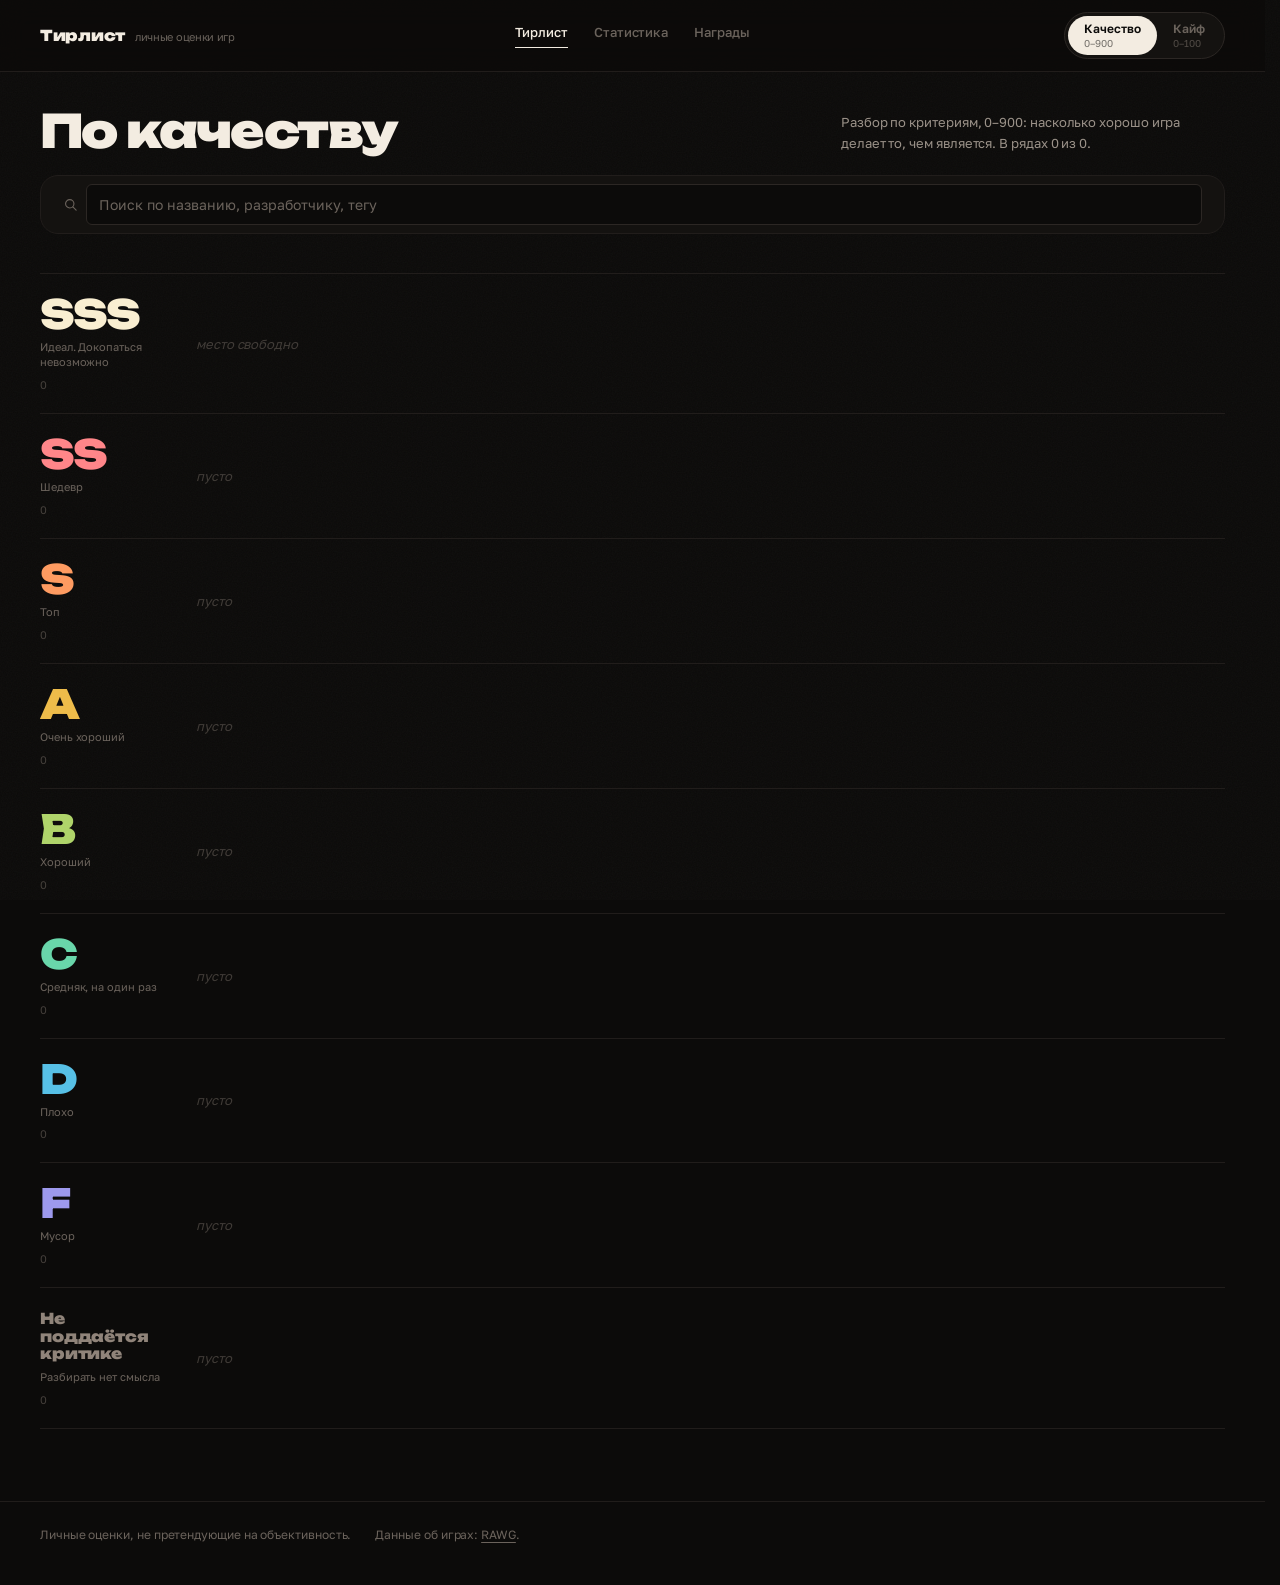
<file: index.html>
<!doctype html>
<html lang="ru">
<head>
  <meta charset="utf-8">
  <meta name="viewport" content="width=device-width, initial-scale=1">
  <meta name="description" content="Личные оценки игр: тирлист, разбор по критериям и награды.">
  <title>Тирлист игр</title>
  <link rel="icon" href="favicon.svg">
  <link rel="preconnect" href="https://fonts.googleapis.com">
  <link rel="preconnect" href="https://fonts.gstatic.com" crossorigin>
  <link rel="stylesheet" href="https://fonts.googleapis.com/css2?family=Golos+Text:wght@400;500;600;700&family=Unbounded:wght@300;600;900&display=swap">
  <link rel="stylesheet" href="css/style.css">
</head>
<body>
  <header class="topbar"></header>

  <main class="page">
    <div class="page-head">
      <h1 class="page-title" id="title">Тирлист</h1>
      <p class="page-sub" id="intro"></p>
    </div>

    <div class="toolbar" id="toolbar"></div>
    <div class="active" id="active"></div>

    <div class="grid" id="grid"></div>
  </main>

  <footer class="footer"></footer>
  <script type="module" src="js/pages/home.js"></script>
</body>
</html>
</file>
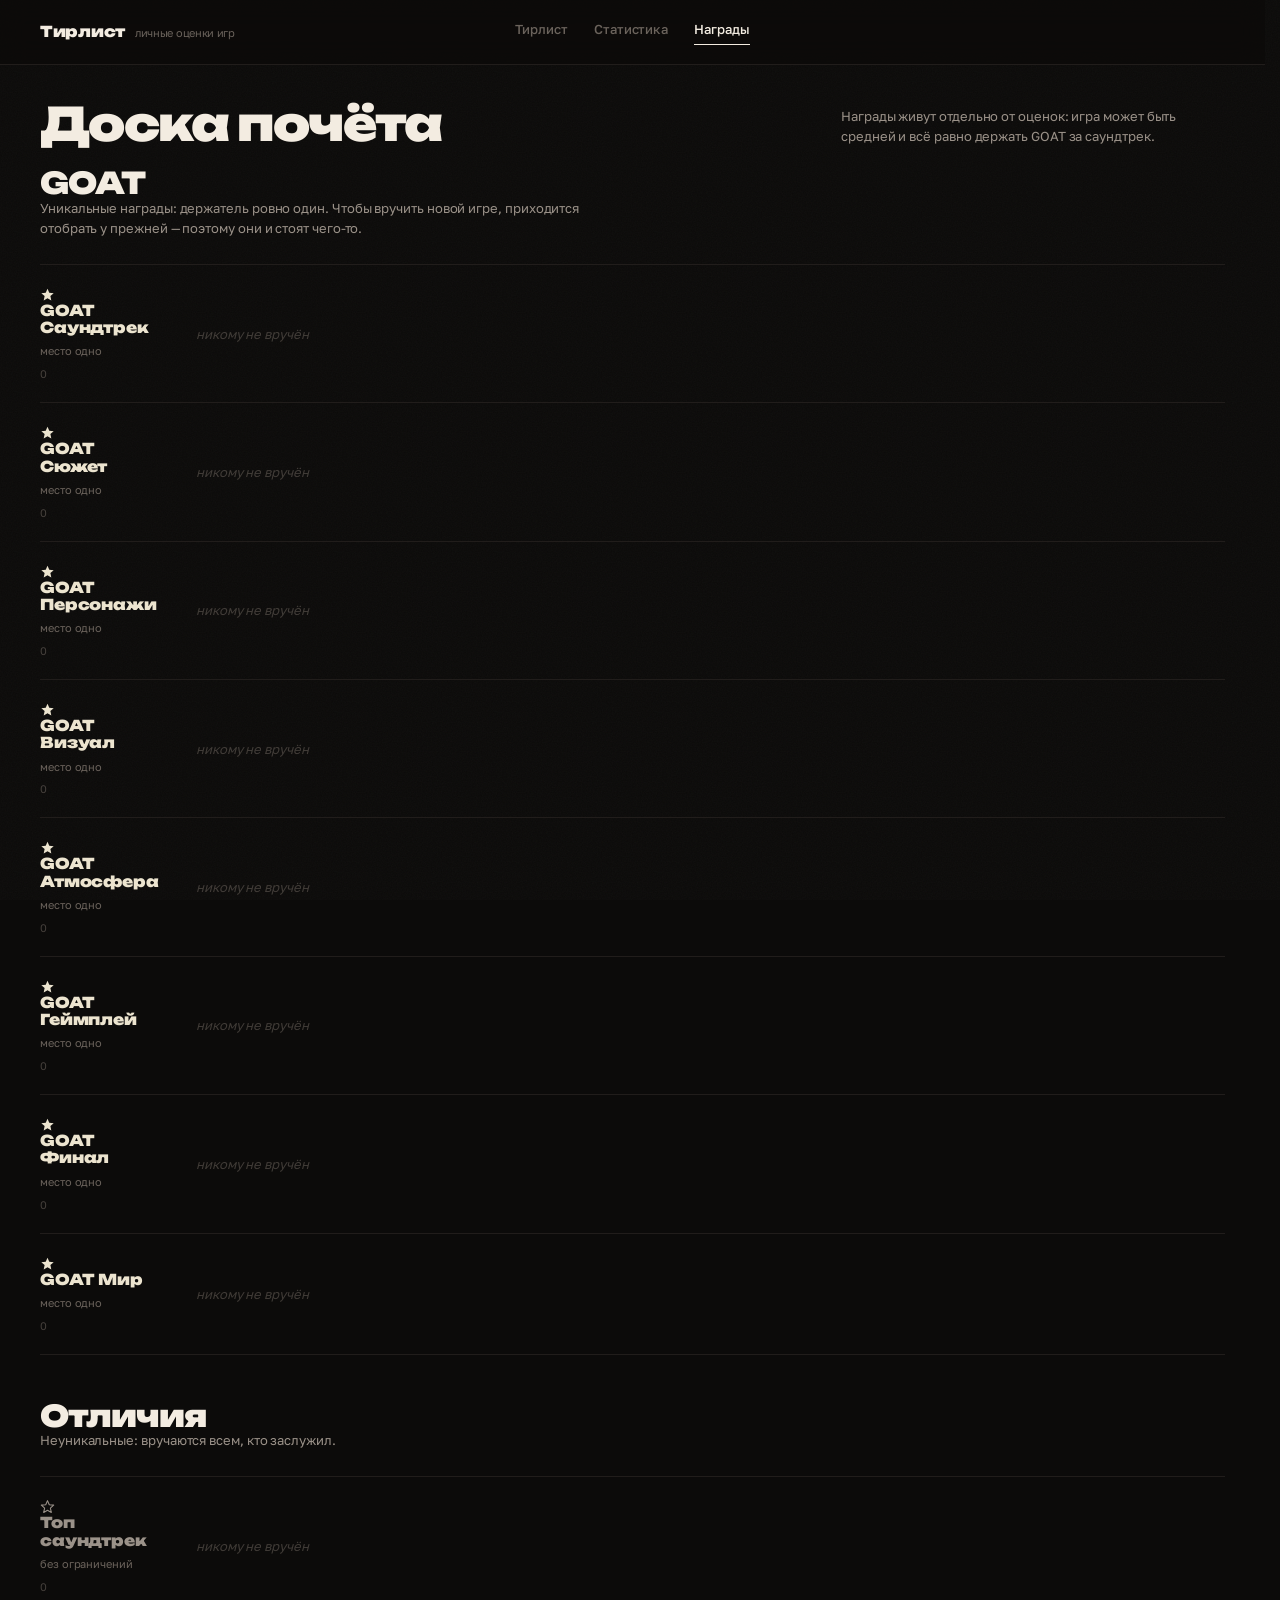
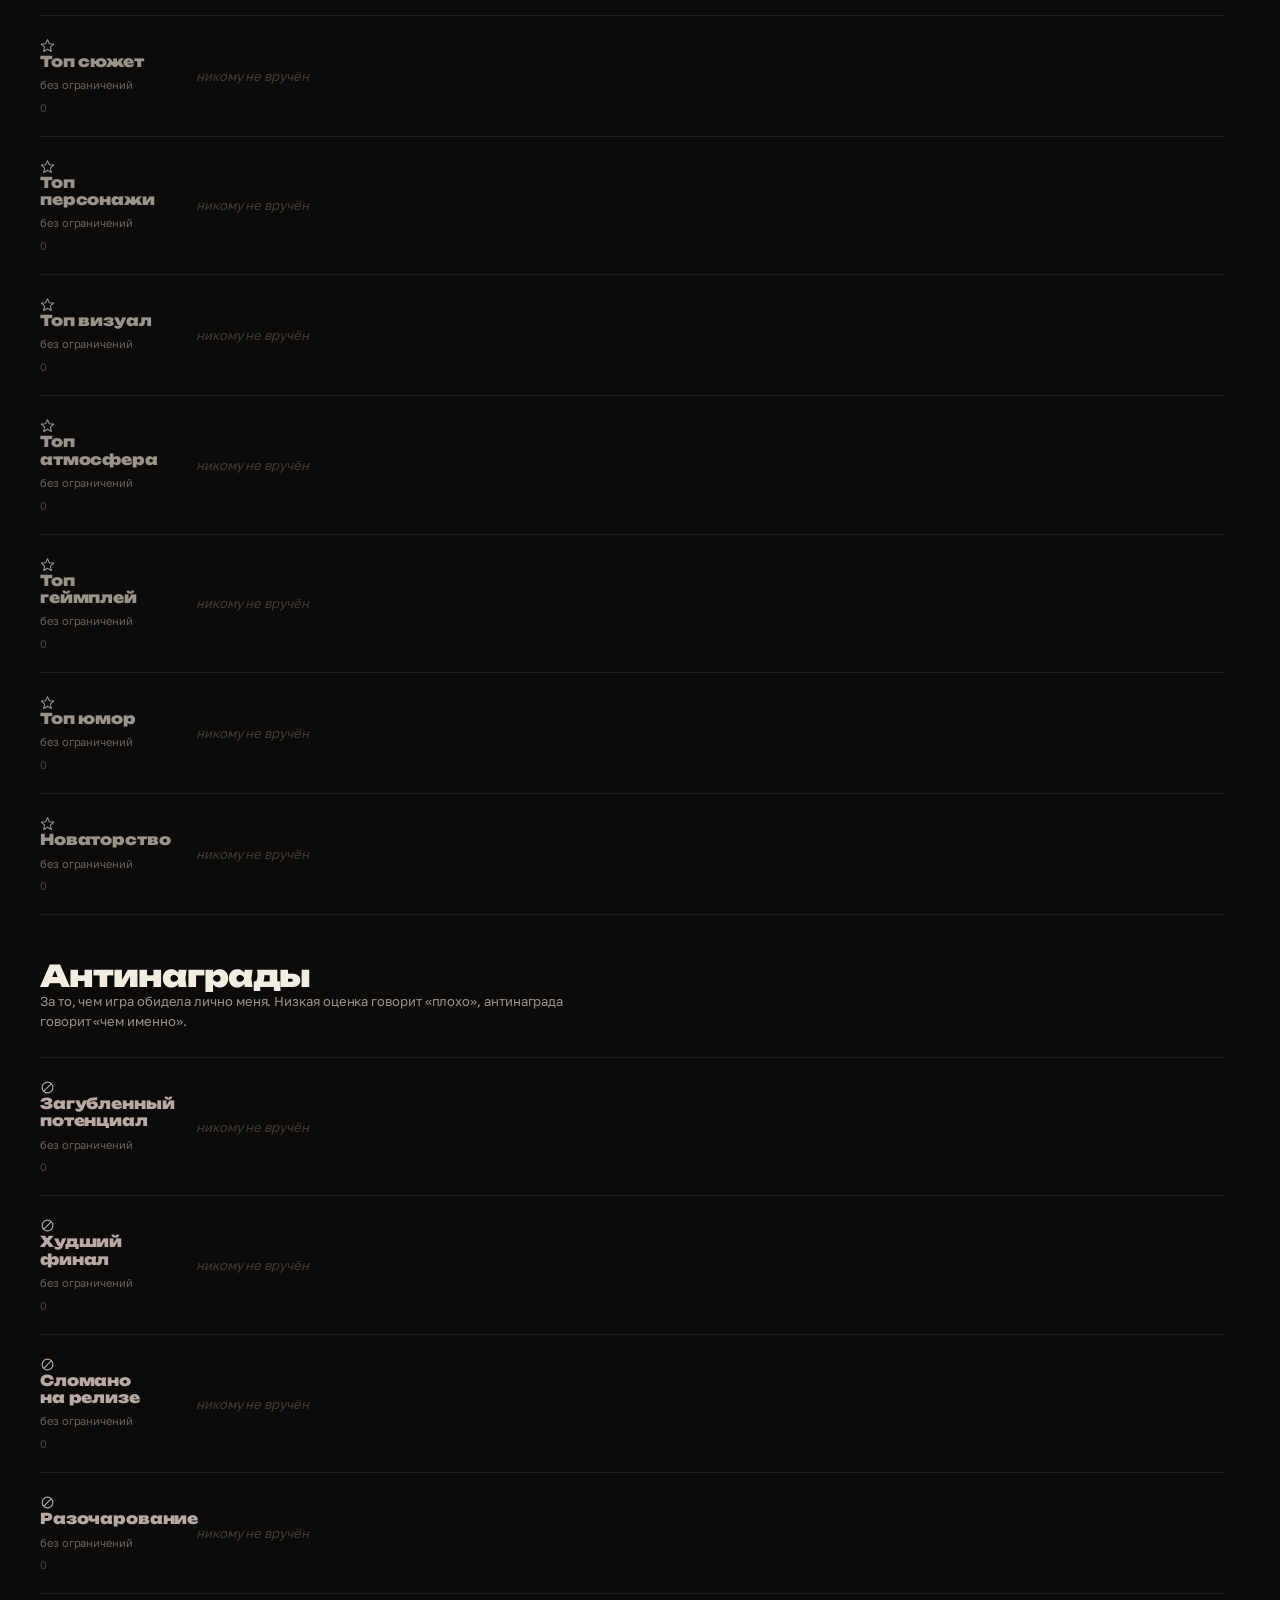
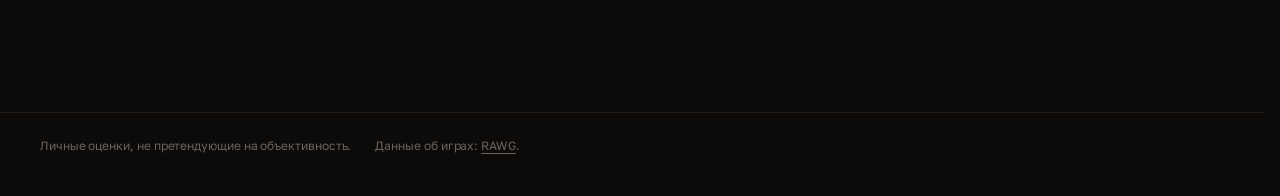
<file: awards/index.html>
<!doctype html>
<html lang="ru">
<head>
  <meta charset="utf-8">
  <meta name="viewport" content="width=device-width, initial-scale=1">
  <meta name="description" content="Личные оценки игр: тирлист, разбор по критериям и награды.">
  <title>Награды</title>
  <link rel="icon" href="../favicon.svg">
  <link rel="preconnect" href="https://fonts.googleapis.com">
  <link rel="preconnect" href="https://fonts.gstatic.com" crossorigin>
  <link rel="stylesheet" href="https://fonts.googleapis.com/css2?family=Golos+Text:wght@400;500;600;700&family=Unbounded:wght@300;600;900&display=swap">
  <link rel="stylesheet" href="../css/style.css">
</head>
<body>
  <header class="topbar"></header>

  <main class="page">
    <div class="page-head">
      <h1 class="page-title">Доска почёта</h1>
      <p class="page-sub">Награды живут отдельно от оценок: игра может быть средней и всё равно держать GOAT за саундтрек.</p>
    </div>
    <div id="root"></div>
  </main>

  <footer class="footer"></footer>
  <script type="module" src="../js/pages/awards.js"></script>
</body>
</html>
</file>
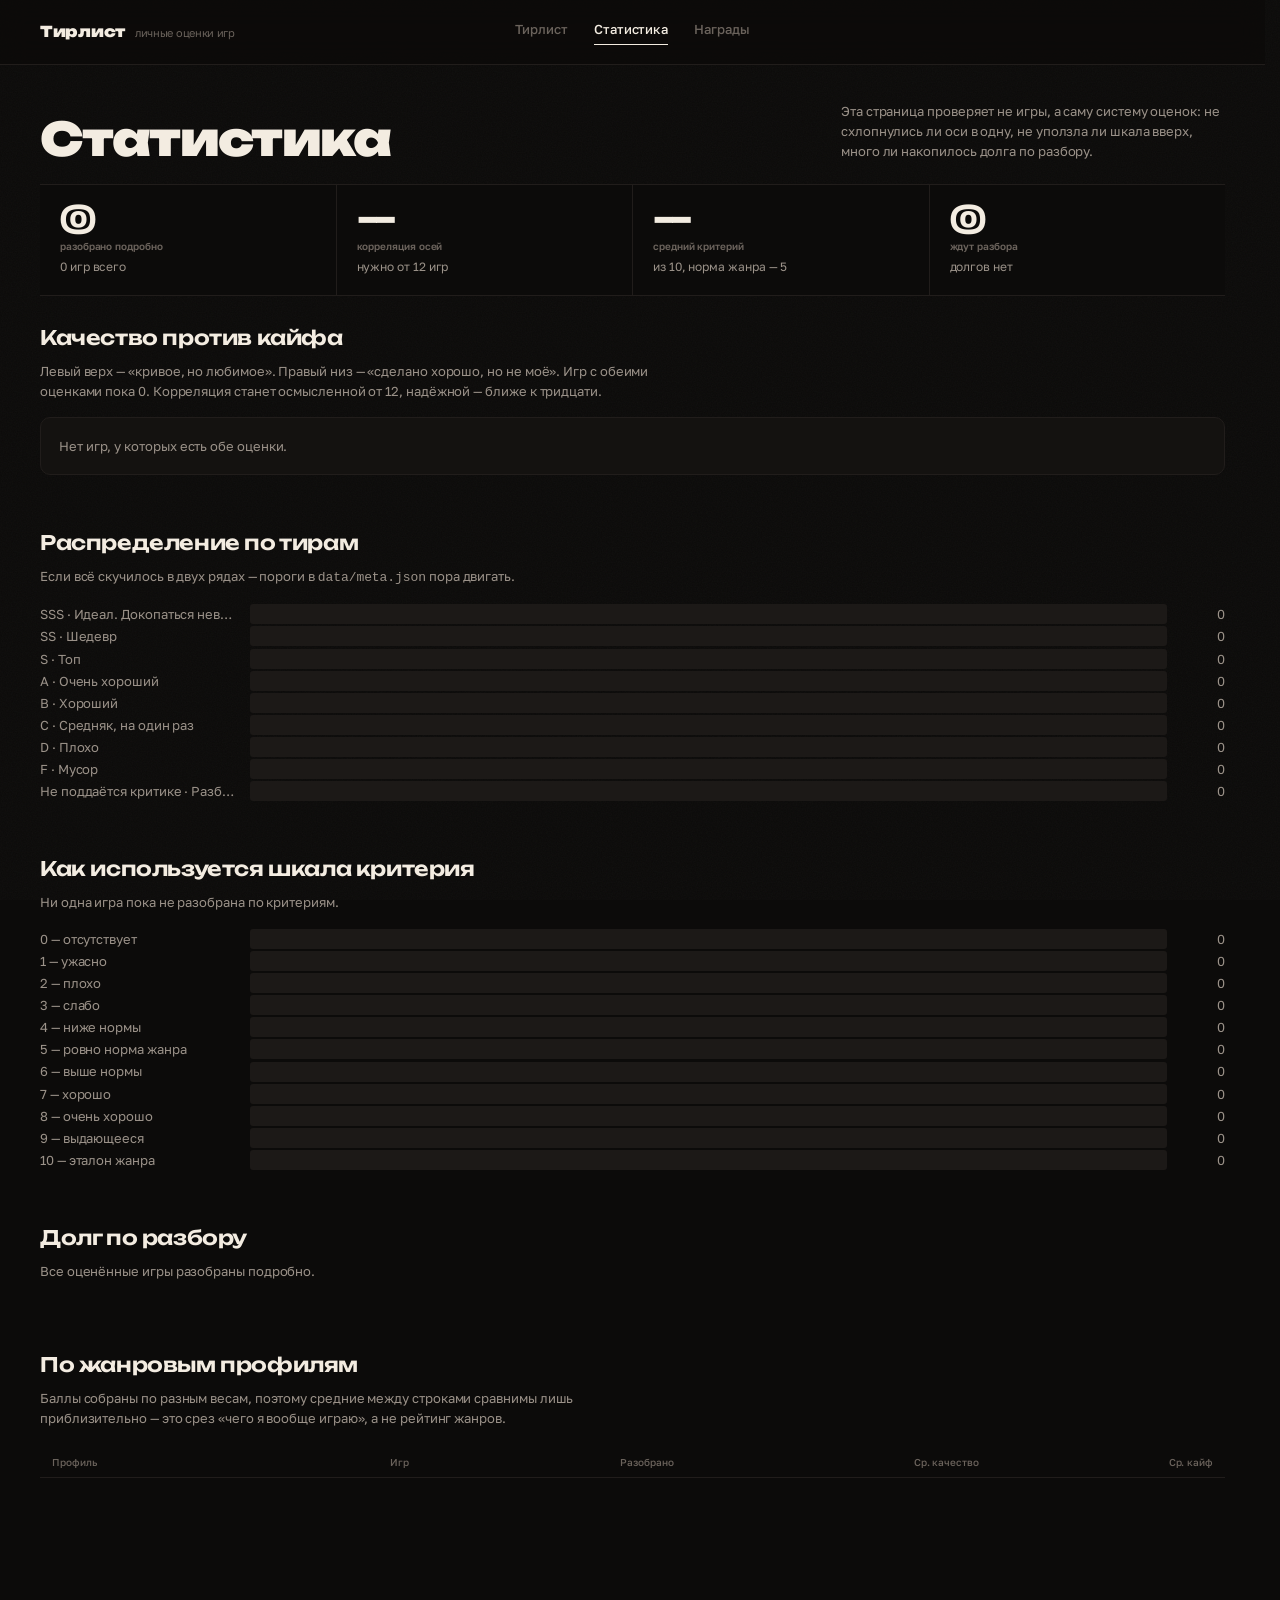
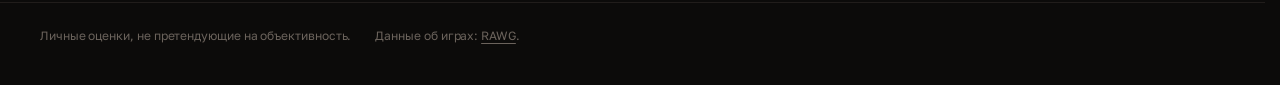
<file: stats/index.html>
<!doctype html>
<html lang="ru">
<head>
  <meta charset="utf-8">
  <meta name="viewport" content="width=device-width, initial-scale=1">
  <meta name="description" content="Личные оценки игр: тирлист, разбор по критериям и награды.">
  <title>Статистика</title>
  <link rel="icon" href="../favicon.svg">
  <link rel="preconnect" href="https://fonts.googleapis.com">
  <link rel="preconnect" href="https://fonts.gstatic.com" crossorigin>
  <link rel="stylesheet" href="https://fonts.googleapis.com/css2?family=Golos+Text:wght@400;500;600;700&family=Unbounded:wght@300;600;900&display=swap">
  <link rel="stylesheet" href="../css/style.css">
</head>
<body>
  <header class="topbar"></header>

  <main class="page">
    <div class="page-head">
      <h1 class="page-title">Статистика</h1>
      <p class="page-sub">Эта страница проверяет не игры, а саму систему оценок: не схлопнулись ли оси в одну, не уползла ли шкала вверх, много ли накопилось долга по разбору.</p>
    </div>
    <div id="root"></div>
  </main>

  <footer class="footer"></footer>
  <script type="module" src="../js/pages/stats.js"></script>
</body>
</html>
</file>
<file: css/style.css>
/* Hallmark · v2.0.0 · polish · theme: custom (editorial dark, own system) · genre: editorial · built: the project · redesign: polish */
/* Hallmark · pre-emit critique: P4 H3 E4 S3 R4 V3 · weakest: S, tiles of mixed cover ratios; fixed by cropping every cover to a fixed 2:3 box */
/* Hallmark · waive 24b · the spacing is tuned by eye across a dense tool UI; a 4px grid would loosen the filters */
/* Hallmark · dismissed F15 · the 940px width is the reading column of game.html and admin.html, the 1280px one is the grid */
/* Hallmark · answered F7 · form inputs share one recipe on purpose, they are one control family */
/* ===========================================================================
   Тёмная редакционная полка.

   Одно правило держит всю систему: ЦВЕТ ПРИНАДЛЕЖИТ ТОЛЬКО ТИРАМ.
   Интерфейс монохромный — графит и бумага. Поэтому девять цветных рядов
   читаются как шкала, а не как новогодняя гирлянда, и ничто с ними не спорит.
   =========================================================================== */

/* Шрифты подключены <link>-ом в <head> каждой страницы: @import здесь
   выстроил бы цепочку блокирующих загрузок CSS → шрифты. */

:root {
  /* графит */
  --ink:        #0c0b0a;
  --ink-2:      #141210;
  --ink-3:      #1c1917;
  --ink-4:      #262220;
  --line:       #2c2724;
  --line-soft:  #211d1b;

  /* бумага */
  --paper:      #f3ece1;
  --paper-dim:  #9b9289;
  --paper-faint:#6b635c;

  --quick:      #a9c8f0;
  --warn:       #d9a441;
  --ok:         #8fcf84;
  --err:        #ef8f8f;
  --gold:       #ece4cf;
  --gold-line:  #6d6245;
  --paper-soft: #e3dcd2;
  --paper-bright:#fffaf0;
  --shade:      rgba(0,0,0,.55);
  --shade-strong:rgba(0,0,0,.8);

  --display: "Unbounded", "Golos Text", sans-serif;
  --body: "Golos Text", "Segoe UI", sans-serif;

  --tile: 112px;
  --gap: 10px;
  --radius: 4px;
  --page: 1280px;

  --ease: cubic-bezier(.2, .7, .3, 1);
}

* { box-sizing: border-box; }

html { -webkit-text-size-adjust: 100%; overflow-x: clip; scrollbar-gutter: stable; }

body {
  margin: 0;
  overflow-x: clip;
  background: var(--ink);
  color: var(--paper);
  font: 400 15px/1.55 var(--body);
  font-feature-settings: "ss01", "cv01";
  letter-spacing: -0.005em;
}

/* Зерно поверх фона: плоская заливка выглядит пластмассово. */
body::before {
  content: "";
  position: fixed;
  inset: 0;
  z-index: 0;
  pointer-events: none;
  opacity: .035;
  background-image: url("data:image/svg+xml,%3Csvg xmlns='http://www.w3.org/2000/svg' width='160' height='160'%3E%3Cfilter id='n'%3E%3CfeTurbulence type='fractalNoise' baseFrequency='.8' numOctaves='3'/%3E%3C/filter%3E%3Crect width='160' height='160' filter='url(%23n)'/%3E%3C/svg%3E");
}

body > * { position: relative; z-index: 1; }

a { color: inherit; text-decoration: none; }

::selection { background: var(--paper); color: var(--ink); }

:focus-visible { outline: 2px solid var(--paper); outline-offset: 2px; }

.ic { width: 1em; height: 1em; display: block; flex: none; }

/* ---------------------------------------------------------------- шапка --- */

/* Три колонки: бренд, навигация, место под переключатель. Навигация всегда
   в средней колонке, поэтому не уезжает вправо на страницах без переключателя. */
.topbar {
  position: sticky;
  top: 0;
  z-index: 40;
  display: grid;
  grid-template-columns: minmax(0, 1fr) auto minmax(0, 1fr);
  gap: 16px;
  align-items: center;
  padding: 12px clamp(16px, 4vw, 40px);
  border-bottom: 1px solid var(--line-soft);
  background: color-mix(in srgb, var(--ink) 86%, transparent);
  backdrop-filter: blur(14px) saturate(130%);
}

.topbar .brand { justify-self: start; }
.topbar__aside { justify-self: end; display: flex; align-items: center; }

.brand {
  display: flex;
  align-items: baseline;
  gap: 10px;
  font-family: var(--display);
  font-weight: 900;
  font-size: 15px;
  letter-spacing: -0.02em;
}

.brand small {
  font-family: var(--body);
  font-weight: 400;
  font-size: 11px;
  color: var(--paper-faint);
}

.nav { display: flex; gap: 2px; }

.nav__link {
  padding: 7px 12px;
  border-radius: var(--radius);
  color: var(--paper-faint);
  font-size: 13px;
  font-weight: 500;
  transition: color .18s var(--ease), background .18s var(--ease);
}

.nav__link:hover { color: var(--paper); background: var(--ink-3); }
.nav__link--on { color: var(--paper); }
.nav__link--on::after {
  content: "";
  display: block;
  height: 1px;
  margin-top: 5px;
  background: var(--paper);
}

/* сегментный переключатель осей */

.axis {
  display: inline-flex;
  padding: 3px;
  border: 1px solid var(--line);
  border-radius: 999px;
  background: var(--ink-2);
}

.axis__btn {
  display: flex;
  flex-direction: column;
  gap: 0;
  padding: 5px 16px;
  border: 0;
  border-radius: 999px;
  background: transparent;
  color: var(--paper-faint);
  font: inherit;
  font-size: 12px;
  font-weight: 600;
  line-height: 1.3;
  cursor: pointer;
  white-space: nowrap;
  transition: color .18s var(--ease), background .18s var(--ease);
}

.axis__btn small { font-weight: 400; font-size: 10px; opacity: .7; }
.axis__btn:hover { color: var(--paper); }
.axis__btn--on { background: var(--paper); color: var(--ink); }
.axis__btn--on small { opacity: .55; }

/* ---------------------------------------------------------------- страница */

.page {
  max-width: var(--page);
  margin: 0 auto;
  padding: clamp(20px, 3vw, 36px) clamp(16px, 4vw, 40px) 72px;
}

.page--narrow { max-width: 940px; }

.page-head {
  display: flex;
  flex-wrap: wrap;
  align-items: flex-end;
  justify-content: space-between;
  gap: 16px;
  margin-bottom: 22px;
}

.page-title {
  margin: 0;
  font-family: var(--display);
  font-weight: 900;
  font-size: clamp(30px, 5vw, 46px);
  line-height: .98;
  letter-spacing: -0.035em;
}

.page-sub {
  margin: 0;
  max-width: 48ch;
  color: var(--paper-dim);
  font-size: 13px;
}

.note { margin: 0; color: var(--paper-dim); font-size: 13px; }
.note--tiny { font-size: 12px; color: var(--paper-faint); }

/* ------------------------------------------------------------- панель фильтров */

/* Скруглять в пилюлю нельзя: при переносе на вторую строку пилюля
   превращается в бесформенное пятно. 18px держат форму на любой ширине. */
.toolbar {
  display: flex;
  flex-wrap: wrap;
  gap: 8px;
  align-items: center;
  padding: 8px;
  border: 1px solid var(--line-soft);
  border-radius: 18px;
  background: var(--ink-2);
}

.search {
  display: flex;
  align-items: center;
  gap: 8px;
  flex: 1 1 220px;
  min-width: 180px;
  padding: 0 14px;
  color: var(--paper-faint);
}

.search input {
  flex: 1;
  min-width: 0;
  padding: 6px 0;
  border: 0;
  background: transparent;
  color: var(--paper);
  font: inherit;
  font-size: 14px;
}

.search input::placeholder { color: var(--paper-faint); }
.search input:focus { outline: none; }

.facet { position: relative; }

.facet__btn {
  display: inline-flex;
  align-items: center;
  gap: 7px;
  padding: 7px 13px;
  border: 1px solid var(--line);
  border-radius: 999px;
  background: transparent;
  color: var(--paper-dim);
  font: inherit;
  font-size: 13px;
  font-weight: 500;
  cursor: pointer;
  white-space: nowrap;
  transition: border-color .18s var(--ease), color .18s var(--ease);
}

.facet__btn:hover { border-color: var(--paper-faint); color: var(--paper); }
.facet__btn .ic { font-size: 14px; transition: transform .2s var(--ease); }
.facet[open] .facet__btn { border-color: var(--paper); color: var(--paper); }
.facet[open] .facet__btn .ic { transform: rotate(180deg); }

.facet__btn::-webkit-details-marker { display: none; }
.facet__btn { list-style: none; }

.facet__tally {
  min-width: 18px;
  padding: 0 5px;
  border-radius: 999px;
  background: var(--paper);
  color: var(--ink);
  font-size: 11px;
  font-weight: 700;
  text-align: center;
}

.facet__menu {
  position: absolute;
  z-index: 30;
  top: calc(100% + 8px);
  left: 0;
  width: max-content;
  max-width: min(420px, 82vw);
  max-height: 340px;
  overflow: auto;
  display: flex;
  flex-wrap: wrap;
  gap: 6px;
  padding: 12px;
  border: 1px solid var(--line);
  border-radius: 14px;
  background: var(--ink-3);
  box-shadow: 0 22px 50px -18px var(--shade);
  animation: pop .16s var(--ease);
}

@keyframes pop {
  from { opacity: 0; transform: translateY(-6px); }
}

.facet__group { width: 100%; }
.facet__group + .facet__group { margin-top: 10px; padding-top: 10px; border-top: 1px solid var(--line-soft); }

.facet__group-title {
  display: block;
  margin-bottom: 7px;
  color: var(--paper-faint);
  font-size: 10px;
  font-weight: 600;
}

.chip {
  display: inline-flex;
  align-items: center;
  gap: 7px;
  padding: 5px 11px;
  border: 1px solid var(--line);
  border-radius: 999px;
  background: var(--ink-2);
  color: var(--paper-dim);
  font: inherit;
  font-size: 13px;
  cursor: pointer;
  transition: border-color .15s var(--ease), color .15s var(--ease), background .15s var(--ease);
}

.chip:hover { border-color: var(--paper-faint); color: var(--paper); }
.chip--on { background: var(--paper); border-color: var(--paper); color: var(--ink); font-weight: 600; }
.chip__count { font-size: 11px; opacity: .55; font-variant-numeric: tabular-nums; }

.active {
  display: flex;
  flex-wrap: wrap;
  gap: 6px;
  align-items: center;
  margin-top: 12px;
  min-height: 1px;
}

.active__label {
  color: var(--paper-faint);
  font-size: 11px;
}

.pill {
  display: inline-flex;
  align-items: center;
  gap: 6px;
  padding: 4px 6px 4px 11px;
  border-radius: 999px;
  background: var(--paper);
  color: var(--ink);
  font-size: 12px;
  font-weight: 600;
  border: 0;
  font-family: inherit;
  cursor: pointer;
}

.pill .ic { font-size: 13px; opacity: .55; }
.pill:hover .ic { opacity: 1; }

.link-reset {
  border: 0;
  background: none;
  color: var(--paper-faint);
  font: inherit;
  font-size: 12px;
  text-decoration: underline;
  text-underline-offset: 3px;
  cursor: pointer;
}

.link-reset:hover { color: var(--paper); }

/* ------------------------------------------------------------------ тиры --- */

.grid { margin-top: 26px; }

.row {
  --tier: var(--line);
  display: grid;
  grid-template-columns: 124px 1fr;
  gap: clamp(14px, 3vw, 32px);
  padding: 20px 0;
  border-top: 1px solid var(--line-soft);
  transition: background .25s var(--ease);
}

.row:last-child { border-bottom: 1px solid var(--line-soft); }
.row:hover { background: linear-gradient(90deg, color-mix(in srgb, var(--tier) 7%, transparent), transparent 42%); }

.row__head { padding-top: 2px; }

.row__label {
  display: block;
  font-family: var(--display);
  font-weight: 900;
  font-size: clamp(26px, 3.4vw, 40px);
  line-height: .9;
  letter-spacing: -0.045em;
  color: var(--tier);
}

.row__label--word {
  font-size: 15px;
  line-height: 1.15;
  letter-spacing: -0.01em;
}

.row__desc {
  display: block;
  margin-top: 8px;
  color: var(--paper-faint);
  font-size: 11px;
  line-height: 1.35;
}

.row__count {
  display: block;
  margin-top: 6px;
  color: var(--paper-faint);
  font-size: 11px;
  font-variant-numeric: tabular-nums;
  opacity: .6;
}

.row__body {
  display: flex;
  flex-wrap: wrap;
  gap: var(--gap);
  align-items: flex-start;
  min-height: 48px;
}

.row__empty {
  align-self: center;
  color: var(--paper-faint);
  font-size: 13px;
  font-style: italic;
  opacity: .55;
}

.row--aside { --tier: var(--paper-faint); margin-top: 40px; }
.row--aside .row__label { font-family: var(--body); font-size: 16px; font-weight: 700; letter-spacing: -0.01em; }

/* ---------------------------------------------------------------- плитка --- */

.tile {
  position: relative;
  display: block;
  width: var(--tile);
  border-radius: var(--radius);
  transition: transform .22s var(--ease);
}

.tile:hover { transform: translateY(-4px); z-index: 5; }

.tile__art {
  position: relative;
  display: flex;
  align-items: center;
  justify-content: center;
  width: var(--tile);
  height: calc(var(--tile) * 1.5);
  border-radius: var(--radius);
  background: var(--ink-3);
  box-shadow: inset 0 0 0 1px var(--line);
  overflow: hidden;
}

.tile:hover .tile__art { box-shadow: inset 0 0 0 1px var(--paper-faint), 0 14px 28px -12px var(--shade); }

.tile__cover { width: 100%; height: 100%; object-fit: cover; }

/* Вертикальные отступы держат название в стороне от наград сверху
   и от балла снизу — иначе на плитке без обложки всё налезает друг на друга. */
.tile__fallback {
  padding: 26px 9px 24px;
  text-align: center;
  font-size: 12px;
  font-weight: 600;
  line-height: 1.25;
  color: var(--paper-dim);
  overflow: hidden;
  display: -webkit-box;
  -webkit-line-clamp: 4;
  -webkit-box-orient: vertical;
}

.tile__value {
  position: absolute;
  left: 0;
  right: 0;
  bottom: 0;
  padding: 16px 8px 5px;
  background: linear-gradient(transparent, var(--shade) 55%);
  font-family: var(--display);
  font-weight: 600;
  font-size: 13px;
  font-variant-numeric: tabular-nums;
  text-align: right;
  letter-spacing: -0.02em;
}

.tile__badges {
  position: absolute;
  left: 6px;
  top: 6px;
  display: flex;
  flex-direction: column;
  gap: 4px;
  font-size: 13px;
  filter: drop-shadow(0 1px 3px var(--shade));
}

.tile__badge { display: flex; padding: 3px; border-radius: 50%; background: var(--shade-strong); color: var(--paper-bright); }
.tile__badge--uniq { color: var(--ink); background: var(--gold); }
.tile__badge--neg { color: var(--paper-bright); background: var(--shade-strong); box-shadow: inset 0 0 0 1px var(--paper-dim); }

.tile__bolt {
  position: absolute;
  right: 6px;
  top: 6px;
  display: flex;
  align-items: center;
  justify-content: center;
  width: 19px;
  height: 19px;
  border-radius: 50%;
  background: var(--quick);
  color: var(--ink);
  font-size: 12px;
}

.tile--quick .tile__art { box-shadow: inset 0 0 0 2px var(--quick); }
.tile--quick:hover .tile__art { box-shadow: inset 0 0 0 2px var(--quick), 0 14px 28px -12px var(--shade); }

.tile__title {
  display: block;
  margin-top: 7px;
  font-size: 12px;
  line-height: 1.3;
  color: var(--paper-dim);
  overflow: hidden;
  display: -webkit-box;
  -webkit-line-clamp: 2;
  -webkit-box-orient: vertical;
}

/* --------------------------------------------------------- карточка игры --- */

.card { display: flex; flex-direction: column; gap: 26px; }

.card__head {
  display: grid;
  grid-template-columns: 200px 1fr;
  gap: clamp(20px, 4vw, 38px);
  align-items: start;
}

.card__art {
  display: flex;
  align-items: center;
  justify-content: center;
  aspect-ratio: 2 / 3;
  border-radius: 6px;
  background: var(--ink-3);
  box-shadow: inset 0 0 0 1px var(--line), 0 24px 50px -24px var(--shade);
  overflow: hidden;
}

.card__art img { width: 100%; height: 100%; object-fit: cover; }
.card__noart { padding: 14px; text-align: center; font-weight: 600; color: var(--paper-dim); }

.card__intro { display: flex; flex-direction: column; gap: 14px; min-width: 0; }

.card__title, .page-title, .row__label { text-wrap: balance; }
.card__title {
  margin: 0;
  font-family: var(--display);
  font-weight: 900;
  font-size: clamp(28px, 4.4vw, 48px);
  line-height: .96;
  letter-spacing: -0.04em;
}

.card__meta {
  display: flex;
  flex-wrap: wrap;
  gap: 4px 0;
  color: var(--paper-faint);
  font-size: 12px;
}

.card__meta span + span::before { content: "·"; margin: 0 9px; opacity: .5; }

.verdict {
  margin: 0;
  max-width: 44ch;
  font-size: clamp(17px, 2.2vw, 21px);
  font-style: italic;
  line-height: 1.4;
  color: var(--paper);
}

.rec {
  --tier: var(--line);
  align-self: flex-start;
  margin: 0;
  padding: 5px 14px;
  border: 1px solid var(--tier);
  border-radius: 999px;
  color: var(--tier);
  font-size: 12px;
  font-weight: 600;
}

.awards { display: flex; flex-wrap: wrap; gap: 7px; }

.award {
  display: inline-flex;
  align-items: center;
  gap: 7px;
  padding: 5px 12px;
  border: 1px solid var(--line);
  border-radius: 999px;
  background: var(--ink-2);
  color: var(--paper-dim);
  font-size: 12px;
}

.award .ic { font-size: 13px; }
.award--uniq { border-color: var(--gold-line); color: var(--gold); }
.award--neg { border-style: dashed; color: var(--paper-dim); }

.tags { display: flex; flex-wrap: wrap; gap: 6px; }

.banner {
  margin: 0;
  padding: 11px 16px;
  border-left: 2px solid var(--line);
  color: var(--paper-dim);
  font-size: 13px;
}

.banner--quick { border-color: var(--quick); color: var(--quick); }
.banner--warn { border-color: var(--warn); color: var(--warn); }

.scores { display: grid; grid-template-columns: repeat(auto-fit, minmax(210px, 1fr)); gap: 1px; background: var(--line-soft); border-block: 1px solid var(--line-soft); }

.score {
  --tier: var(--line);
  display: flex;
  flex-direction: column;
  gap: 3px;
  padding: 20px 22px;
  background: var(--ink);
}

.score__label {
  color: var(--paper-faint);
  font-size: 10px;
  font-weight: 600;
}

.score__value {
  font-family: var(--display);
  font-weight: 900;
  font-size: 46px;
  line-height: 1;
  letter-spacing: -0.05em;
  font-variant-numeric: tabular-nums;
  color: var(--tier);
}

.score__value small { font-family: var(--body); font-size: 15px; font-weight: 400; color: var(--paper-faint); letter-spacing: 0; }
.score__tier { font-size: 13px; font-weight: 600; color: var(--tier); }
.score__none { font-size: 17px; font-style: italic; color: var(--paper-faint); }

.section-title {
  margin: 0 0 14px;
  font-family: var(--display);
  font-weight: 600;
  font-size: 13px;
  color: var(--paper-faint);
}

.breakdown { width: 100%; border-collapse: collapse; font-size: 13px; }
.breakdown th, .breakdown td { padding: 10px 12px; border-bottom: 1px solid var(--line-soft); text-align: left; }
.breakdown thead th { padding-bottom: 7px; color: var(--paper-faint); font-weight: 500; font-size: 10px; }
.breakdown tbody th { font-weight: 500; }
.breakdown .num { text-align: right; white-space: nowrap; font-variant-numeric: tabular-nums; }
.breakdown .num small { color: var(--paper-faint); font-size: 11px; }
.breakdown .strong { font-family: var(--display); font-weight: 600; letter-spacing: -0.02em; }
.breakdown tr.off td { color: var(--paper-faint); font-style: italic; }
.breakdown tfoot th, .breakdown tfoot td { border-bottom: 0; padding-top: 14px; font-size: 16px; }

.breakdown .bar { width: 38%; }
.breakdown .bar span { display: block; height: 4px; border-radius: 2px; background: var(--paper-dim); }

.crit-groups { display: grid; grid-template-columns: repeat(auto-fit, minmax(250px, 1fr)); gap: 1px; background: var(--line-soft); border: 1px solid var(--line-soft); }
.crit-group { padding: 16px 18px; background: var(--ink); }
.crit-group h3 { margin: 0 0 10px; font-size: 10px; font-weight: 600; color: var(--paper-faint); }
.crit-group ul { margin: 0; padding: 0; list-style: none; display: flex; flex-direction: column; gap: 7px; }

.crit-item { display: grid; grid-template-columns: 1fr 56px 18px; gap: 10px; align-items: center; font-size: 13px; }
.crit-item__bar { height: 3px; border-radius: 2px; background: var(--ink-4); overflow: hidden; }
.crit-item__bar span { display: block; height: 100%; background: var(--paper-dim); }
.crit-item b { text-align: right; font-variant-numeric: tabular-nums; font-weight: 600; }
.crit-item--na { opacity: .38; grid-template-columns: 1fr auto; }
.crit-item--na em { font-size: 11px; font-style: normal; }

.review { max-width: 68ch; font-size: 16px; line-height: 1.7; color: var(--paper-soft); }
.review > :first-child { margin-top: 0; }
.review h2, .review h3, .review h4 {
  margin: 34px 0 10px;
  font-family: var(--display);
  font-weight: 600;
  letter-spacing: -0.02em;
  color: var(--paper);
}
.review h2 { font-size: 23px; }
.review h3 { font-size: 19px; }
.review h4 { font-size: 16px; }
.review p { margin: 0 0 16px; }
.review ul, .review ol { margin: 0 0 16px; padding-left: 20px; }
.review li { margin-bottom: 6px; }
.review blockquote {
  margin: 20px 0;
  padding: 2px 0 2px 20px;
  border-left: 2px solid var(--line);
  color: var(--paper-dim);
  font-style: italic;
}
.review blockquote p:last-child { margin-bottom: 0; }
.review hr { margin: 28px 0; border: 0; border-top: 1px solid var(--line-soft); }
.review code { padding: 2px 6px; border-radius: 3px; background: var(--ink-3); font-size: 14px; }
.review pre { padding: 14px 16px; border-radius: 6px; background: var(--ink-2); overflow: auto; }
.review pre code { padding: 0; background: none; }
.review a { text-decoration: underline; text-underline-offset: 3px; text-decoration-color: var(--paper-faint); }
.review a:hover { text-decoration-color: var(--paper); }

/* ------------------------------------------------------------- награды --- */

.awards-section { margin-bottom: 46px; }
.awards-section__intro { max-width: 60ch; margin-bottom: 14px; }

/* ----------------------------------------------------------- статистика --- */

.stat { margin-bottom: 52px; }
.stat__head { max-width: 68ch; margin-bottom: 16px; }
.stat h2 {
  margin: 0 0 8px;
  font-family: var(--display);
  font-weight: 600;
  font-size: 20px;
  letter-spacing: -0.02em;
}

.chart { width: 100%; height: auto; display: block; }
.chart text { font-family: var(--body); }
.chart .grid { stroke: var(--line-soft); }
.chart .axis-line { stroke: var(--line); }
.chart .tick { fill: var(--paper-faint); font-size: 11px; }
.chart .tick--strong { fill: var(--paper-dim); font-weight: 600; }
.chart .dot { transition: r .15s var(--ease); }
.chart a:hover .dot { stroke: var(--paper); stroke-width: 2; }
.chart .band { fill: var(--ink-2); }

.figure {
  padding: 18px;
  border: 1px solid var(--line-soft);
  border-radius: 10px;
  background: var(--ink-2);
}

/* 2px зазор цветом подложки между соседними заливками — иначе ряды слипаются. */
.chart-wrap { position: relative; }

.tip[hidden] { display: none; }

.tip {
  position: absolute;
  z-index: 5;
  transform: translate(14px, -50%);
  display: flex;
  flex-direction: column;
  gap: 2px;
  padding: 8px 12px;
  border: 1px solid var(--line);
  border-radius: 8px;
  background: var(--ink-3);
  box-shadow: 0 14px 30px -14px var(--shade);
  font-size: 12px;
  pointer-events: none;
  white-space: nowrap;
}

.tip b { font-size: 13px; }
.tip span { color: var(--paper-dim); }

.hbars { display: flex; flex-direction: column; gap: 2px; }
.hbar { display: grid; grid-template-columns: 196px 1fr 44px; gap: 14px; align-items: center; font-size: 13px; }
.hbar__label { color: var(--paper-dim); white-space: nowrap; overflow: hidden; text-overflow: ellipsis; }
.hbar__track { height: 20px; background: var(--ink-3); border-radius: 3px; overflow: hidden; }
/* Скругление только на свободном конце: основание прибито к базовой линии. */
.hbar__track span { display: block; height: 100%; border-radius: 0 4px 4px 0; }
.hbar__count { text-align: right; font-variant-numeric: tabular-nums; color: var(--paper-dim); }

.kpis { display: grid; grid-template-columns: repeat(auto-fit, minmax(170px, 1fr)); gap: 1px; background: var(--line-soft); border-block: 1px solid var(--line-soft); margin-bottom: 26px; }
.kpi { display: flex; flex-direction: column; gap: 4px; padding: 18px 20px; background: var(--ink); }
.kpi__value { font-family: var(--display); font-weight: 900; font-size: 32px; line-height: 1; letter-spacing: -0.04em; font-variant-numeric: tabular-nums; }
.kpi__label { color: var(--paper-faint); font-size: 10px; font-weight: 600; }
.kpi__note { color: var(--paper-dim); font-size: 12px; }

.awaiting { display: flex; flex-wrap: wrap; gap: 6px; }

/* ----------------------------------------------------------------- подвал */

.footer {
  max-width: var(--page);
  margin: 0 auto;
  padding: 24px clamp(16px, 4vw, 40px) 40px;
  border-top: 1px solid var(--line-soft);
  display: flex;
  flex-wrap: wrap;
  gap: 8px 24px;
  color: var(--paper-faint);
  font-size: 12px;
}

.footer a { text-decoration: underline; text-underline-offset: 3px; }

/* ------------------------------------------------------------------ формы */

.panel { margin-bottom: 18px; border: 1px solid var(--line-soft); border-radius: 10px; background: var(--ink-2); overflow: hidden; }

.panel__title {
  margin: 0;
  padding: 14px 18px;
  font-family: var(--display);
  font-weight: 600;
  font-size: 12px;
  color: var(--paper-dim);
  border-bottom: 1px solid var(--line-soft);
}

details.panel > summary.panel__title { cursor: pointer; list-style: none; }
details.panel > summary.panel__title::-webkit-details-marker { display: none; }
details.panel > summary.panel__title::after { content: " ▾"; opacity: .5; }

.card__art, .panel, .crit-block { color: var(--paper); }
.panel__body { padding: 18px; display: flex; flex-direction: column; gap: 16px; }

.grid-form { display: grid; grid-template-columns: repeat(auto-fit, minmax(210px, 1fr)); gap: 14px; }

label { display: flex; flex-direction: column; gap: 6px; font-size: 11px; font-weight: 500; color: var(--paper-faint); }
label.wide { grid-column: 1 / -1; }

input[type="text"], input[type="number"], input[type="search"], input[type="password"], textarea, .select {
  padding: 9px 12px;
  border: 1px solid var(--line);
  border-radius: 6px;
  background: var(--ink);
  color: var(--paper);
  font: inherit;
  font-size: 14px;
  letter-spacing: 0;
  text-transform: none;
}

textarea { resize: vertical; font-size: 14px; line-height: 1.6; }
input:focus, textarea:focus, .select:focus { outline: none; border-color: var(--paper-faint); }

input[type="range"] { accent-color: var(--paper); }

.btn {
  display: inline-flex;
  align-items: center;
  gap: 8px;
  padding: 9px 16px;
  border: 1px solid var(--line);
  border-radius: 999px;
  background: transparent;
  color: var(--paper-dim);
  font: inherit;
  font-size: 13px;
  font-weight: 500;
  cursor: pointer;
  transition: border-color .18s var(--ease), color .18s var(--ease), background .18s var(--ease);
}

.btn:hover { border-color: var(--paper-faint); color: var(--paper); }
.btn--primary { background: var(--paper); border-color: var(--paper); color: var(--ink); font-weight: 600; }
.btn--primary:hover { background: var(--paper-bright); color: var(--ink); }
.btn--tiny { padding: 3px 9px; font-size: 11px; }
.btn--on { background: var(--paper); border-color: var(--paper); color: var(--ink); }

label.check { flex-direction: row; align-items: center; gap: 8px; font-size: 13px; color: var(--paper-dim); cursor: pointer; align-self: end; padding-bottom: 10px; }
label.check input { accent-color: var(--paper); width: 16px; height: 16px; }
.btn--danger { margin-left: auto; color: var(--err); border-color: color-mix(in srgb, var(--err) 40%, transparent); }
.btn--danger:hover { color: var(--paper-bright); background: color-mix(in srgb, var(--err) 30%, transparent); border-color: var(--err); }

.row-actions { display: flex; flex-wrap: wrap; gap: 10px; align-items: center; }

.status { font-size: 12px; color: var(--paper-dim); }
.status--ok { color: var(--ok); }
.status--err { color: var(--err); }
.bad { color: var(--warn); }

.searchbar { display: flex; flex-wrap: wrap; gap: 8px; }
.searchbar input[type="search"] { flex: 1 1 260px; }

.results { display: flex; flex-wrap: wrap; gap: 10px; }

.result {
  width: 158px;
  display: flex;
  flex-direction: column;
  gap: 6px;
  padding: 8px;
  border: 1px solid var(--line);
  border-radius: 8px;
  background: var(--ink);
  color: var(--paper);
  font: inherit;
  text-align: left;
  cursor: pointer;
  transition: border-color .18s var(--ease), transform .18s var(--ease);
}

.result:hover { border-color: var(--paper-faint); transform: translateY(-2px); }
.result img, .result__noart { width: 100%; height: 82px; object-fit: cover; border-radius: 5px; background: var(--ink-3); }
.result__title { font-size: 13px; font-weight: 600; line-height: 1.25; }
.result__meta { font-size: 11px; color: var(--paper-faint); }

.block { border: 1px solid var(--line); border-radius: 8px; padding: 14px 16px; margin: 0; }
.block legend { padding: 0 8px; font-size: 11px; color: var(--paper-faint); }
.block--accent { border-color: var(--paper-faint); }

.chips { display: flex; flex-wrap: wrap; gap: 6px; }
.chip--neg { border-style: dashed; }

.budget { width: 100%; margin-top: 12px; border-collapse: collapse; font-size: 12px; }
.budget th { text-align: left; color: var(--paper-faint); font-weight: 500; padding-right: 12px; }
.budget td { padding: 5px 9px; text-align: center; border-left: 1px solid var(--line-soft); }
.budget td b { display: block; font-family: var(--display); font-size: 15px; font-weight: 600; }
.budget td span { color: var(--paper-faint); font-size: 10px; }

/* Колонки под число и ярлык тира фиксированы: иначе ярлык меняет длину
   при движении, полоска сжимается, и ползунок уезжает из-под курсора. */
.fun { display: grid; grid-template-columns: minmax(0, 1fr) 56px 230px; align-items: center; gap: 14px; margin-bottom: 12px; }
.fun input[type="range"] { width: 100%; }
.fun .tier-badge { justify-self: start; max-width: 100%; overflow: hidden; text-overflow: ellipsis; }
.fun output { text-align: right; font-family: var(--display); font-weight: 900; font-size: 26px; letter-spacing: -0.04em; font-variant-numeric: tabular-nums; }

.tier-badge {
  --tier: var(--line);
  padding: 4px 12px;
  border: 1px solid var(--tier);
  border-radius: 999px;
  color: var(--tier);
  font-size: 12px;
  font-weight: 600;
  white-space: nowrap;
}

.cover { display: flex; gap: 16px; align-items: flex-start; flex-wrap: wrap; }
.cover img { width: 124px; height: 124px; object-fit: cover; border-radius: 6px; border: 1px solid var(--line); }
.cover__actions { display: flex; flex-direction: column; gap: 8px; }

.depth { display: flex; flex-direction: column; gap: 8px; align-items: flex-start; }

.crit-block { border: 1px solid var(--line); border-radius: 8px; margin-bottom: 8px; background: var(--ink); overflow: hidden; }

.crit-block > summary {
  display: flex;
  justify-content: space-between;
  gap: 12px;
  padding: 12px 16px;
  cursor: pointer;
  font-weight: 600;
  font-size: 14px;
  list-style: none;
}

.crit-block > summary::-webkit-details-marker { display: none; }
.crit-block[open] > summary { border-bottom: 1px solid var(--line-soft); }
.crit-block__state { font-weight: 400; font-size: 12px; color: var(--paper-faint); }
.crit-block__state--todo { color: var(--warn); }

.crit { display: grid; grid-template-columns: 200px 1fr 190px auto; gap: 12px; align-items: center; padding: 9px 16px; }
.crit + .crit { border-top: 1px solid var(--line-soft); }
.crit__name { font-size: 13px; }
.crit__out { font-size: 12px; color: var(--paper-faint); }
.crit__hint { grid-column: 1 / -1; margin: 0; font-size: 11px; color: var(--paper-faint); opacity: .65; }
.crit--untouched { background: color-mix(in srgb, var(--warn) 7%, transparent); }
.crit--untouched .crit__name::after { content: " •"; color: var(--warn); }
.crit--na { opacity: .45; }

.summary {
  padding: 18px;
  border-top: 1px solid var(--line-soft);
  background: var(--ink-3);
  font-size: 13px;
  line-height: 1.8;
}

.summary .big { font-family: var(--display); font-weight: 900; font-size: 30px; letter-spacing: -0.04em; }

kbd { padding: 2px 6px; border: 1px solid var(--line); border-radius: 4px; background: var(--ink-3); font-size: 11px; font-family: var(--body); }

/* ------------------------------------------------------------- адаптив --- */

@media (max-width: 860px) {
  .fun { grid-template-columns: minmax(0, 1fr) 56px; }
  .fun .tier-badge { grid-column: 1 / -1; }
  :root { --tile: 92px; }
  .card__head { grid-template-columns: 140px 1fr; }
  .crit { grid-template-columns: 1fr; gap: 6px; }
  .crit__out { order: 3; }
}

@media (max-width: 760px) {
  .topbar { grid-template-columns: 1fr auto; }
  .topbar .nav { grid-column: 1 / -1; grid-row: 2; justify-self: center; }
}

@media (max-width: 620px) {
  :root { --tile: 78px; --gap: 8px; }
  .row { grid-template-columns: 76px 1fr; gap: 12px; padding: 14px 0; }
  .row__label { font-size: 24px; }
  .row__desc { display: none; }
  .topbar { gap: 10px; padding: 10px 14px; }
  .brand small { display: none; }
  .hbar { grid-template-columns: 120px 1fr 36px; gap: 8px; font-size: 12px; }
  .scores { grid-template-columns: 1fr; }
}

@media (prefers-reduced-motion: reduce) {
  * { animation-duration: .01ms !important; transition-duration: .01ms !important; }
}

/* states: pressed and disabled */
.btn:active, .chip:active, .pill:active, .axis__btn:active, .facet__btn:active { transform: translateY(1px); }
.btn:disabled, .chip:disabled, .axis__btn:disabled { opacity: .4; cursor: not-allowed; }
</file>
